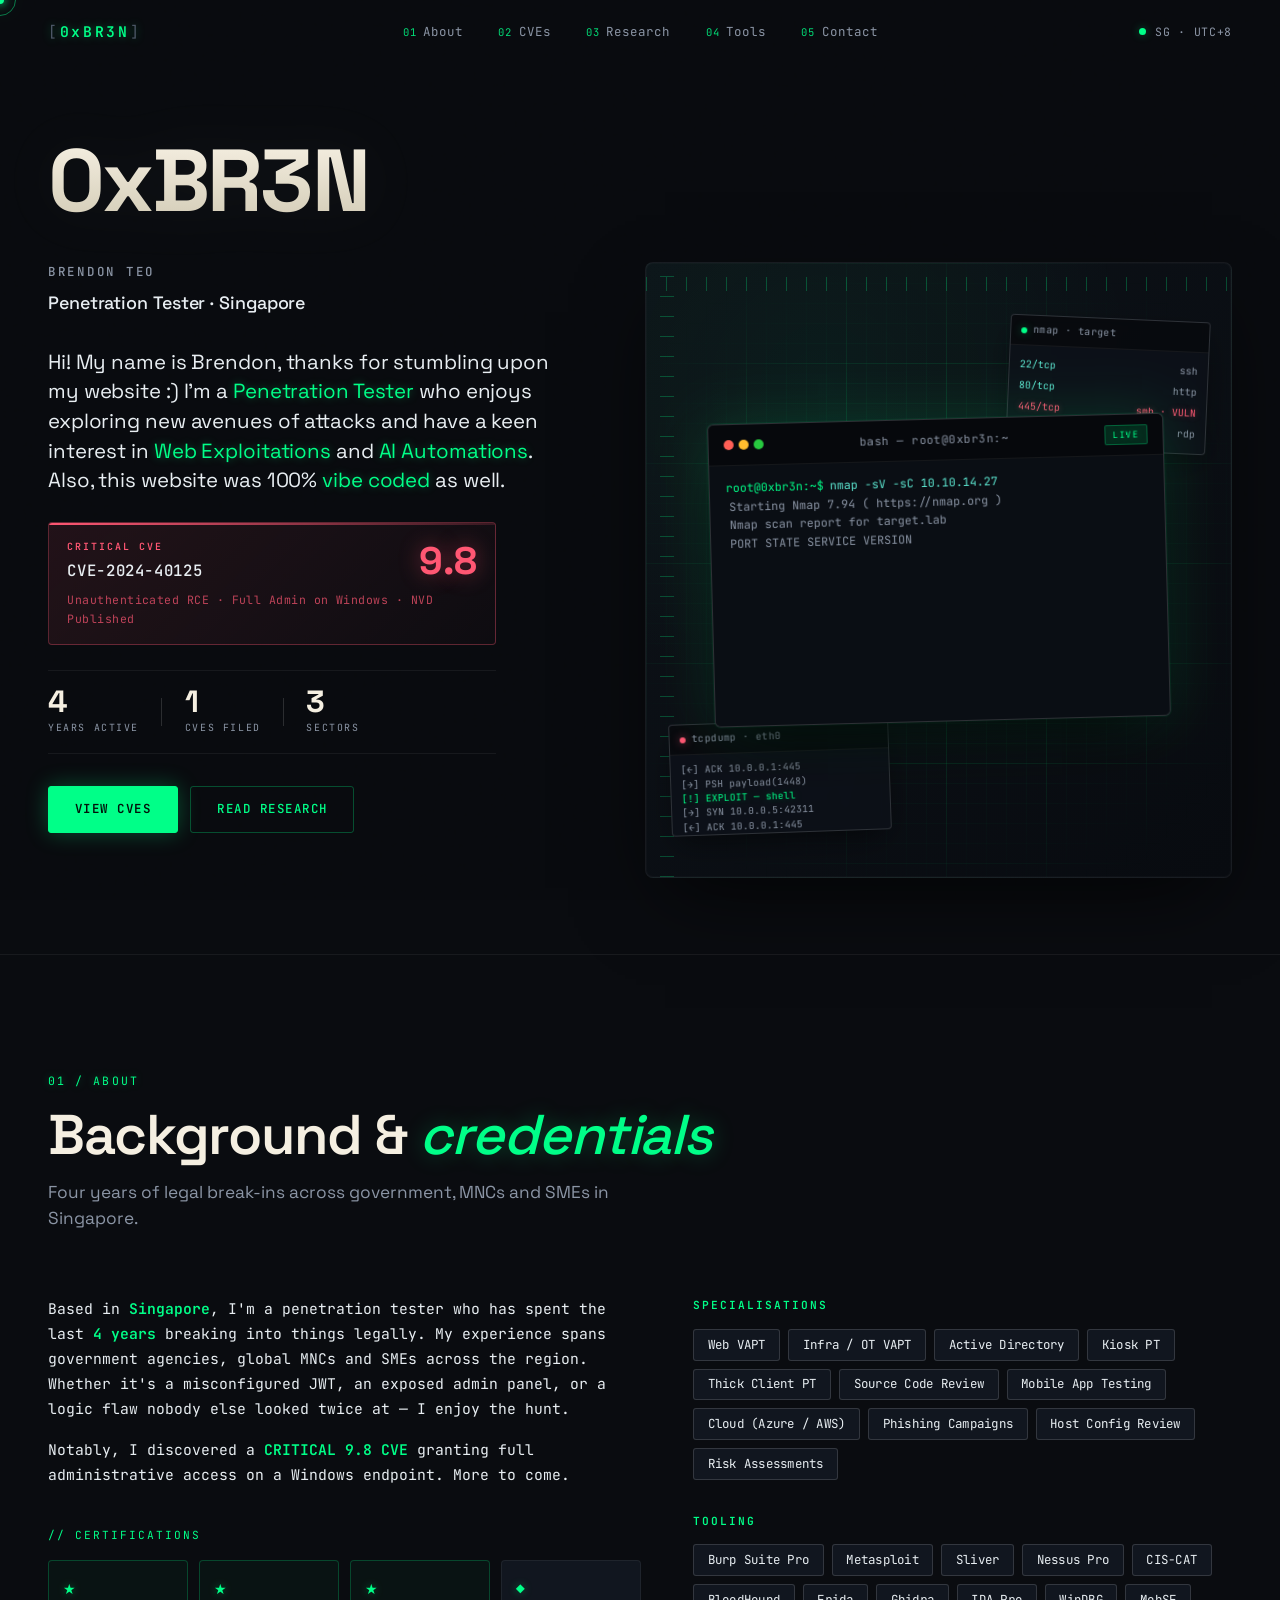
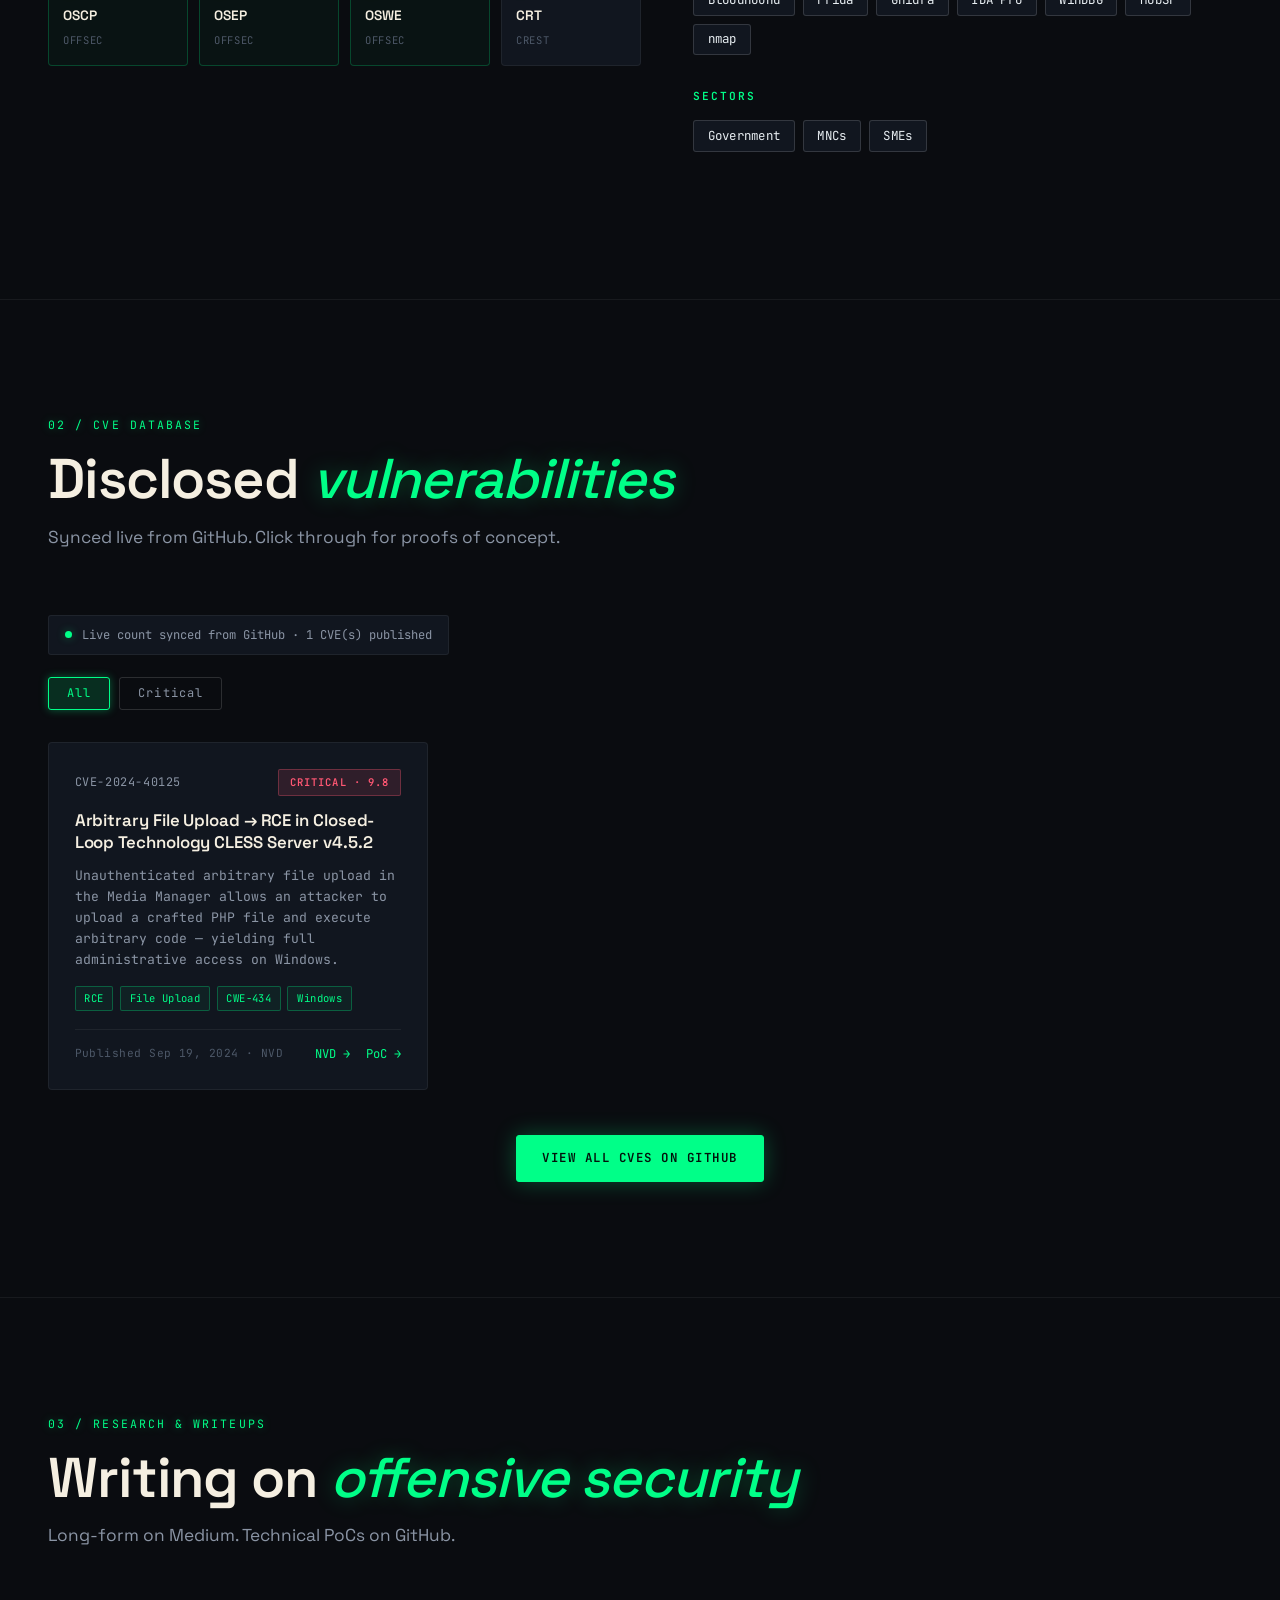
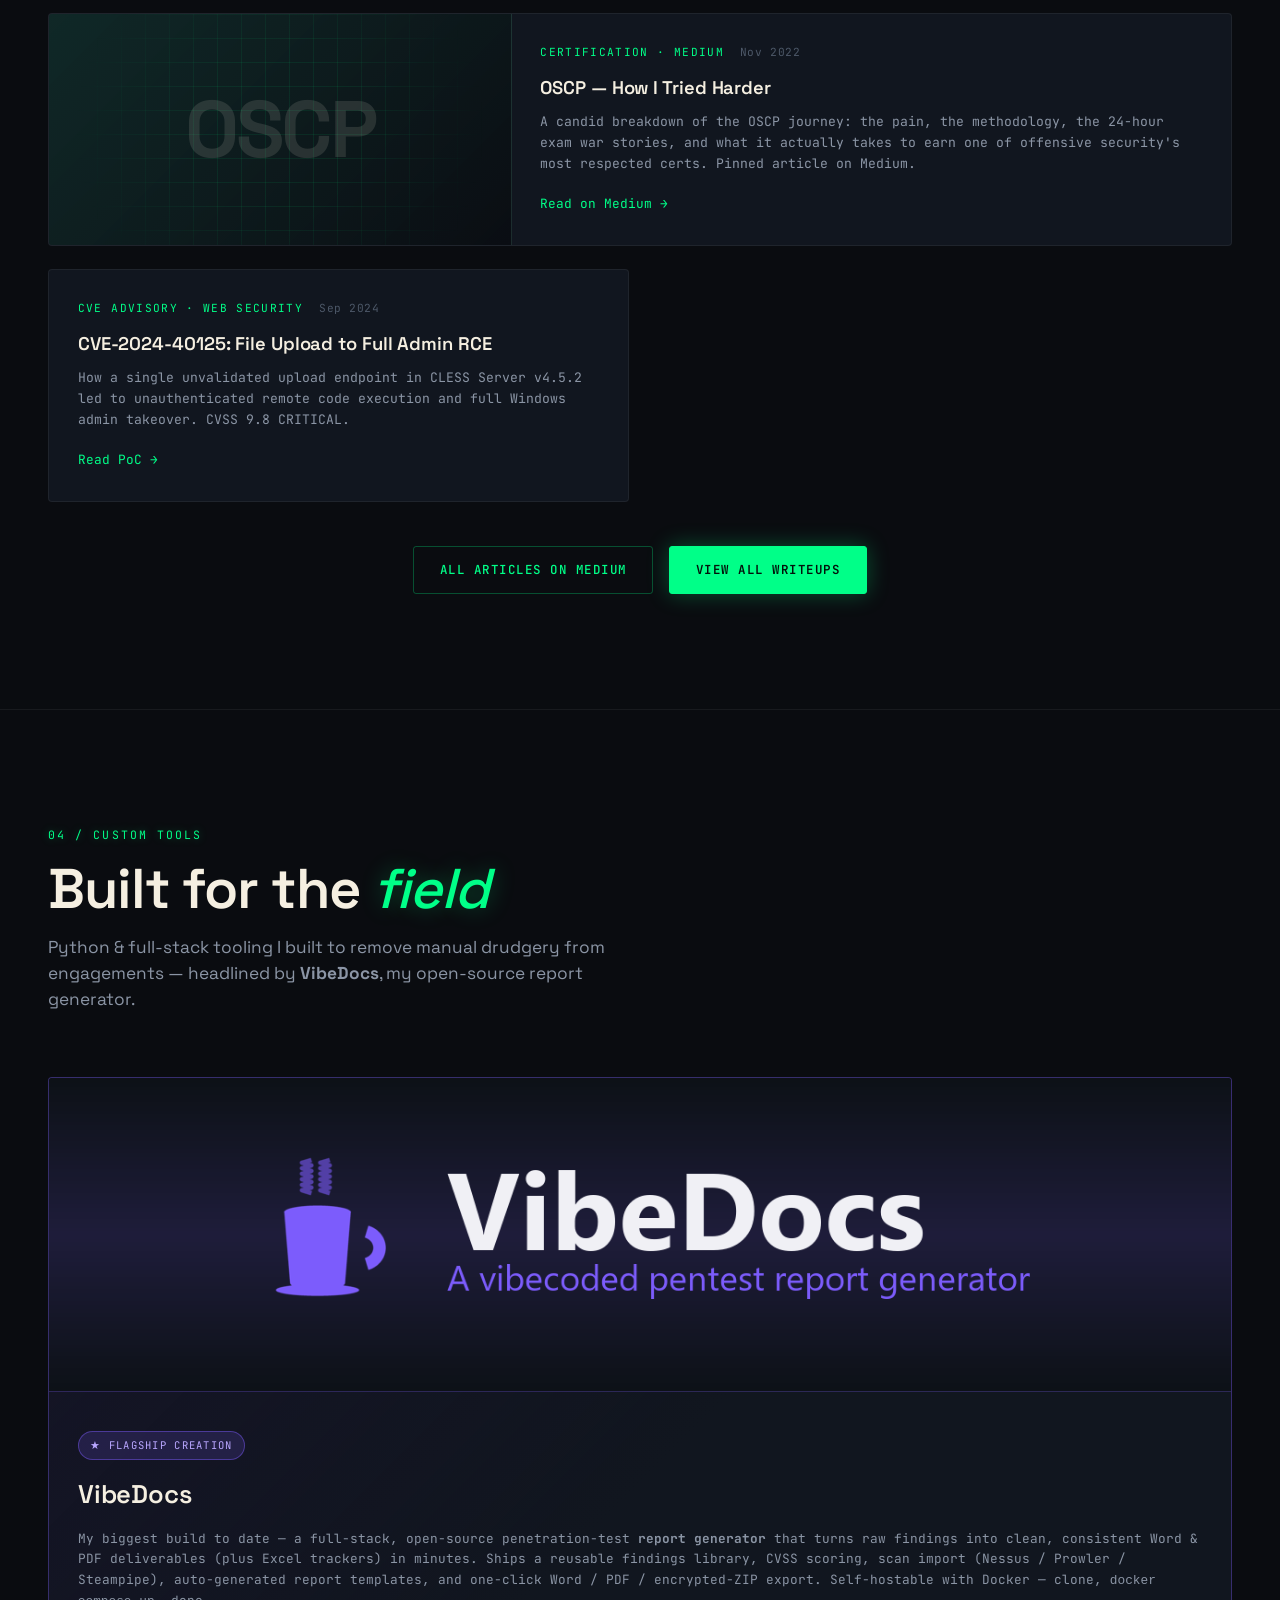
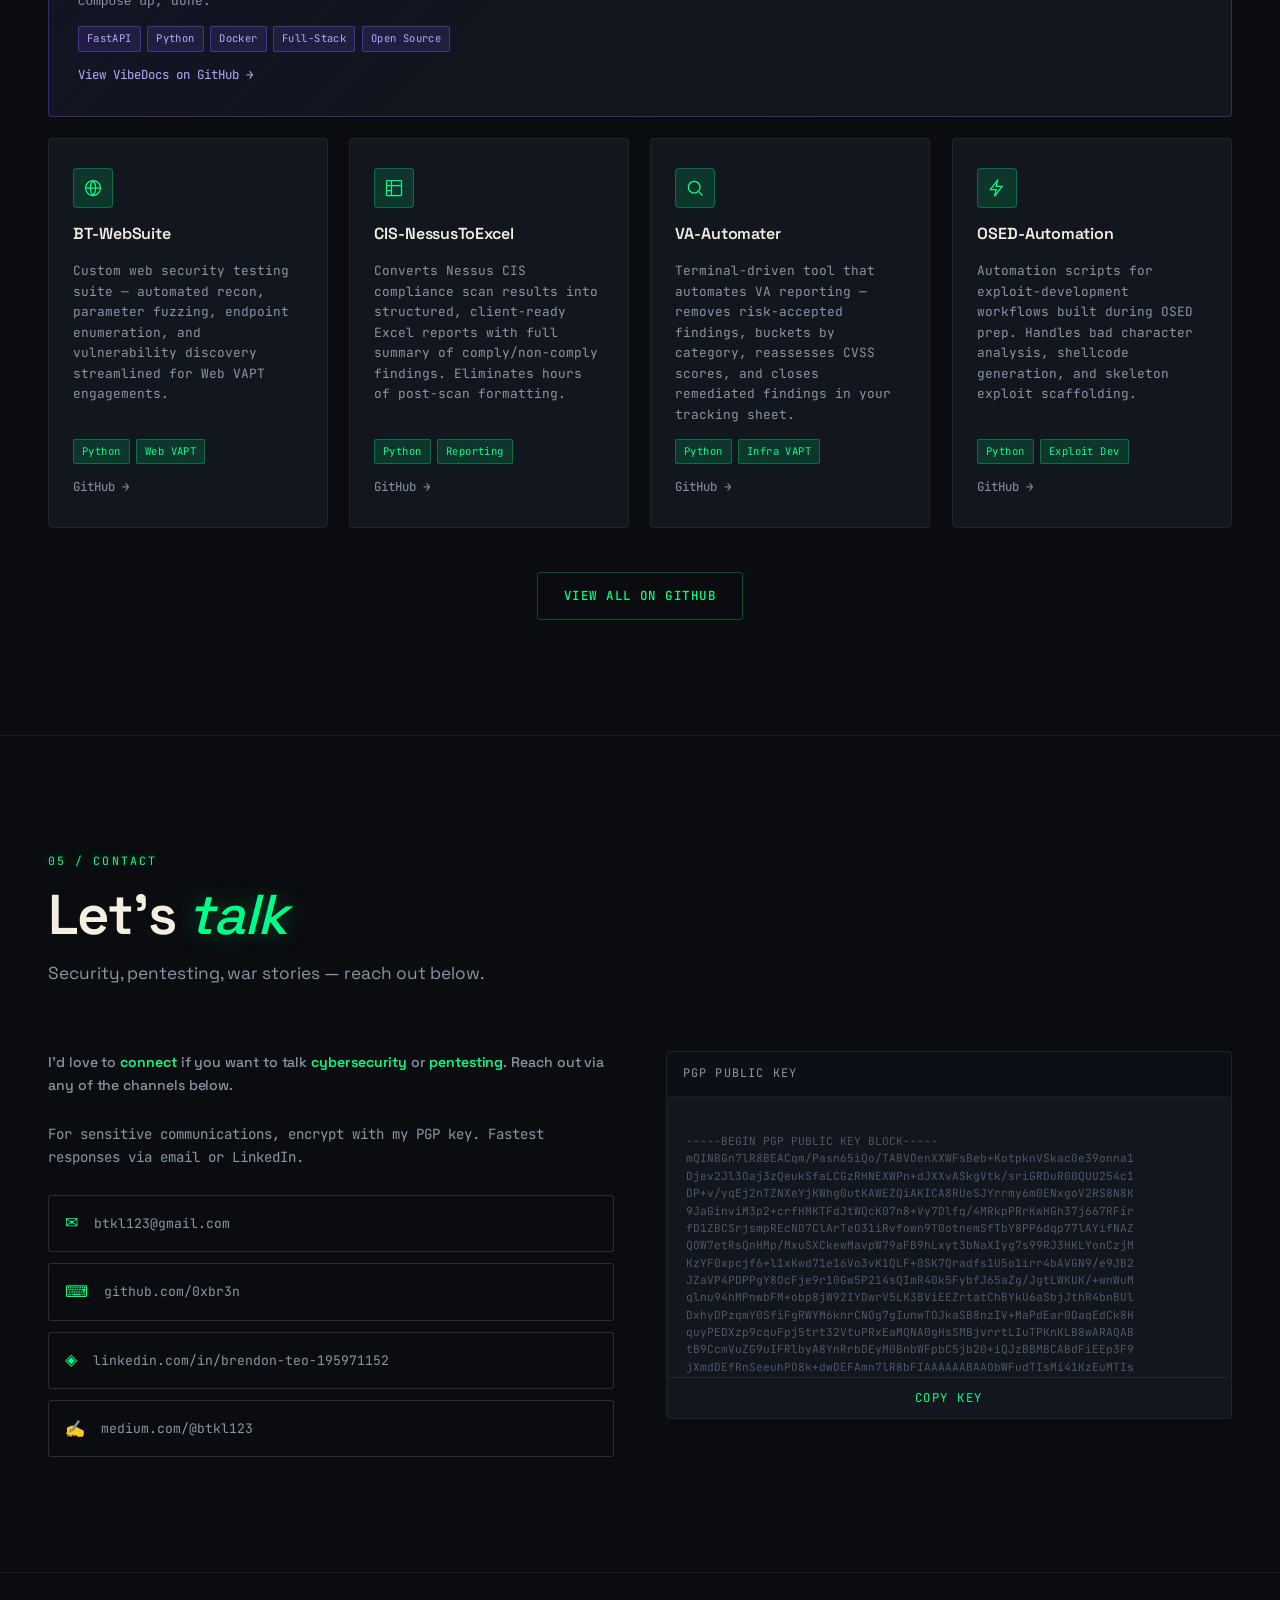
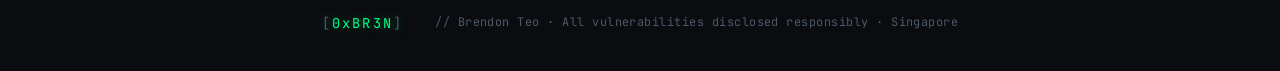
<file: index.html>
<!DOCTYPE html>
<html lang="en">
<head>
  <meta charset="UTF-8" />
  <meta name="viewport" content="width=device-width, initial-scale=1.0" />
  <meta name="description" content="Brendon Teo (0xBR3N) — Penetration Tester based in Singapore. CVE-2024-40125 author. OSCP, OSWE, OSEP." />
  <meta name="theme-color" content="#0a0c10" />
  <title>0xBR3N — Brendon Teo · Penetration Tester</title>
  <link rel="icon" href="favicon.ico" />
  <link rel="stylesheet" href="css/style.css" />
  <link rel="preconnect" href="https://fonts.googleapis.com" />
  <link rel="preconnect" href="https://fonts.gstatic.com" crossorigin />
  <link href="https://fonts.googleapis.com/css2?family=Space+Grotesk:wght@400;500;600;700&family=JetBrains+Mono:wght@300;400;500;600&display=swap" rel="stylesheet" />
</head>
<body>

  <canvas id="matrix-canvas" aria-hidden="true"></canvas>
  <div class="grain" aria-hidden="true"></div>
  <div class="cursor" id="cursor" aria-hidden="true"></div>
  <div class="cursor-trail" id="cursor-trail" aria-hidden="true"></div>

  <!-- ═════════════ NAV ═════════════ -->
  <nav class="nav" id="nav">
    <a href="#home" class="nav-logo">
      <span class="bracket">[</span><span class="logo-text">0xBR3N</span><span class="bracket">]</span>
    </a>
    <ul class="nav-links">
      <li><a href="#about"    class="nav-link"><span class="num">01</span>About</a></li>
      <li><a href="#cves"     class="nav-link"><span class="num">02</span>CVEs</a></li>
      <li><a href="#research" class="nav-link"><span class="num">03</span>Research</a></li>
      <li><a href="#tools"    class="nav-link"><span class="num">04</span>Tools</a></li>
      <li><a href="#contact"  class="nav-link"><span class="num">05</span>Contact</a></li>
    </ul>
    <div class="nav-status">
      <span class="status-dot"></span>
      <span class="status-text">SG · UTC+8</span>
    </div>
    <button class="nav-hamburger" id="nav-hamburger" aria-label="menu" aria-expanded="false">
      <span></span><span></span><span></span>
    </button>
  </nav>

  <div class="mobile-nav" id="mobile-nav">
    <ul>
      <li><a href="#about"    class="nav-link" onclick="closeMobileNav()"><span class="num">01</span>About</a></li>
      <li><a href="#cves"     class="nav-link" onclick="closeMobileNav()"><span class="num">02</span>CVEs</a></li>
      <li><a href="#research" class="nav-link" onclick="closeMobileNav()"><span class="num">03</span>Research</a></li>
      <li><a href="#tools"    class="nav-link" onclick="closeMobileNav()"><span class="num">04</span>Tools</a></li>
      <li><a href="#contact"  class="nav-link" onclick="closeMobileNav()"><span class="num">05</span>Contact</a></li>
    </ul>
  </div>

  <!-- ═════════════ HERO — editorial split ═════════════ -->
  <section class="hero" id="home">

    <!-- Massive display name — Oryzo-style bleed -->
    <h1 class="hero-display" data-text="0xBR3N">
      <span class="display-line">0xBR3N</span>
    </h1>

    <div class="hero-row">

      <div class="hero-left">
        <div class="hero-identity">
          <div class="identity-name">BRENDON TEO</div>
          <div class="identity-role">Penetration Tester · Singapore</div>
        </div>

        <p class="hero-lede">
          Hi! My name is Brendon, thanks for stumbling upon my website :) I'm a
          <em>Penetration Tester</em> who enjoys exploring new avenues of attacks and
          have a keen interest in <em>Web Exploitations</em> and <em>AI Automations</em>.
          Also, this website was 100% <em>vibe coded</em> as well.
        </p>

        <!-- CVE Achievement badge -->
        <div class="cve-badge">
          <div class="cve-badge-inner">
            <div class="cve-badge-left">
              <span class="cve-badge-label">CRITICAL CVE</span>
              <span class="cve-badge-id">CVE-2024-40125</span>
            </div>
            <div class="cve-badge-score">9.8</div>
          </div>
          <div class="cve-badge-sub">Unauthenticated RCE · Full Admin on Windows · NVD Published</div>
        </div>

        <div class="hero-stats">
          <div class="stat">
            <span class="stat-num" id="yoe-counter">0</span>
            <span class="stat-label">Years Active</span>
          </div>
          <div class="stat-divider"></div>
          <div class="stat">
            <span class="stat-num" id="cve-counter">1</span>
            <span class="stat-label">CVEs Filed</span>
          </div>
          <div class="stat-divider"></div>
          <div class="stat">
            <span class="stat-num" data-target="3">0</span>
            <span class="stat-label">Sectors</span>
          </div>
        </div>

        <div class="hero-cta">
          <a href="#cves" class="btn btn-primary">View CVEs</a>
          <a href="blog.html" class="btn btn-ghost">Read Research</a>
        </div>
      </div>

      <!-- ── HACKER SCENE — replaces the Oryzo cork bowl ── -->
      <div class="hero-scene" aria-hidden="true">
        <div class="scene-grid"></div>
        <div class="scene-rulers">
          <div class="ruler ruler-top"></div>
          <div class="ruler ruler-left"></div>
        </div>

        <!-- Floating tool: nmap mini-card -->
        <div class="scene-tool scene-tool-nmap">
          <div class="tool-card-header">
            <span class="tool-card-dot"></span>
            <span>nmap · target</span>
          </div>
          <div class="tool-card-body">
            <div class="tool-row"><span class="tool-port">22/tcp</span><span class="tool-svc">ssh</span></div>
            <div class="tool-row"><span class="tool-port">80/tcp</span><span class="tool-svc">http</span></div>
            <div class="tool-row open"><span class="tool-port">445/tcp</span><span class="tool-svc">smb · VULN</span></div>
            <div class="tool-row"><span class="tool-port">3389/tcp</span><span class="tool-svc">rdp</span></div>
          </div>
        </div>

        <!-- Floating tool: packet stream -->
        <div class="scene-tool scene-tool-packets">
          <div class="tool-card-header">
            <span class="tool-card-dot dot-red"></span>
            <span>tcpdump · eth0</span>
          </div>
          <div class="tool-card-body packet-stream" id="packet-stream">
            <div class="packet">[→] SYN  10.0.0.5:42311</div>
            <div class="packet">[←] ACK  10.0.0.1:445</div>
            <div class="packet">[→] PSH  payload(1448)</div>
            <div class="packet hit">[!] EXPLOIT — shell</div>
          </div>
        </div>

        <!-- Main terminal — focal point -->
        <div class="terminal" id="terminal">
          <div class="terminal-header">
            <div class="terminal-dots">
              <span class="dot dot-r"></span>
              <span class="dot dot-y"></span>
              <span class="dot dot-g"></span>
            </div>
            <span class="terminal-title">bash — root@0xbr3n:~</span>
            <span class="terminal-tag">LIVE</span>
          </div>
          <div class="terminal-body" id="terminal-body" role="log" aria-live="off">
            <!-- Lines injected by JS -->
          </div>
        </div>

      </div>

    </div>
  </section>

  <!-- ═════════════ ABOUT ═════════════ -->
  <section class="section" id="about">
    <header class="section-head">
      <span class="section-num">01 / About</span>
      <h2 class="section-title">Background &amp; <em>credentials</em></h2>
      <p class="section-lede">Four years of legal break-ins across government, MNCs and SMEs in Singapore.</p>
    </header>

    <div class="about-grid">

      <div class="about-text reveal">
        <p>Based in <strong>Singapore</strong>, I'm a penetration tester who has spent the last <strong><span id="about-yoe">4</span> years</strong> breaking into things legally. My experience spans government agencies, global MNCs and SMEs across the region. Whether it's a misconfigured JWT, an exposed admin panel, or a logic flaw nobody else looked twice at &mdash; I enjoy the hunt.</p>
        <p>Notably, I discovered a <strong>CRITICAL 9.8 CVE</strong> granting full administrative access on a Windows endpoint. More to come.</p>

        <div class="cert-section">
          <div class="cert-section-label">// Certifications</div>
          <div class="cert-grid">
            <div class="cert-card cert-top reveal">
              <span class="cert-icon">★</span>
              <span class="cert-name">OSCP</span>
              <span class="cert-issuer">OffSec</span>
            </div>
            <div class="cert-card cert-top reveal">
              <span class="cert-icon">★</span>
              <span class="cert-name">OSEP</span>
              <span class="cert-issuer">OffSec</span>
            </div>
            <div class="cert-card cert-top reveal">
              <span class="cert-icon">★</span>
              <span class="cert-name">OSWE</span>
              <span class="cert-issuer">OffSec</span>
            </div>
            <div class="cert-card reveal">
              <span class="cert-icon">◆</span>
              <span class="cert-name">CRT</span>
              <span class="cert-issuer">CREST</span>
            </div>
            <div class="cert-card reveal">
              <span class="cert-icon">◆</span>
              <span class="cert-name">CEH Master</span>
              <span class="cert-issuer">EC-Council</span>
            </div>
            <div class="cert-card reveal">
              <span class="cert-icon">▣</span>
              <span class="cert-name">CKBPro</span>
              <span class="cert-issuer">SecOps</span>
            </div>
            <div class="cert-card reveal">
              <span class="cert-icon">⬢</span>
              <span class="cert-name">C-AI/ML</span>
              <span class="cert-issuer">SecOps</span>
            </div>
            <div class="cert-card reveal">
              <span class="cert-icon">⌬</span>
              <span class="cert-name">CCNA CyberOps</span>
              <span class="cert-issuer">Cisco</span>
            </div>
          </div>
        </div>
      </div>

      <div class="about-skills reveal">
        <div class="skill-category">
          <h4>Specialisations</h4>
          <div class="skill-list">
            <span class="skill-tag">Web VAPT</span>
            <span class="skill-tag">Infra / OT VAPT</span>
            <span class="skill-tag">Active Directory</span>
            <span class="skill-tag">Kiosk PT</span>
            <span class="skill-tag">Thick Client PT</span>
            <span class="skill-tag">Source Code Review</span>
            <span class="skill-tag">Mobile App Testing</span>
            <span class="skill-tag">Cloud (Azure / AWS)</span>
            <span class="skill-tag">Phishing Campaigns</span>
            <span class="skill-tag">Host Config Review</span>
            <span class="skill-tag">Risk Assessments</span>
          </div>
        </div>
        <div class="skill-category">
          <h4>Tooling</h4>
          <div class="skill-list">
            <span class="skill-tag">Burp Suite Pro</span>
            <span class="skill-tag">Metasploit</span>
            <span class="skill-tag">Sliver</span>
            <span class="skill-tag">Nessus Pro</span>
            <span class="skill-tag">CIS-CAT</span>
            <span class="skill-tag">BloodHound</span>
            <span class="skill-tag">Frida</span>
            <span class="skill-tag">Ghidra</span>
            <span class="skill-tag">IDA Pro</span>
            <span class="skill-tag">WinDBG</span>
            <span class="skill-tag">MobSF</span>
            <span class="skill-tag">nmap</span>
          </div>
        </div>
        <div class="skill-category">
          <h4>Sectors</h4>
          <div class="skill-list">
            <span class="skill-tag">Government</span>
            <span class="skill-tag">MNCs</span>
            <span class="skill-tag">SMEs</span>
          </div>
        </div>
      </div>
    </div>
  </section>

  <!-- ═════════════ CVEs ═════════════ -->
  <section class="section" id="cves">
    <header class="section-head">
      <span class="section-num">02 / CVE Database</span>
      <h2 class="section-title">Disclosed <em>vulnerabilities</em></h2>
      <p class="section-lede">Synced live from GitHub. Click through for proofs of concept.</p>
    </header>

    <div class="cve-live-badge">
      <span class="status-dot"></span>
      <span>Live count synced from GitHub · <span id="cve-live-count">1</span> CVE(s) published</span>
    </div>

    <div class="cve-filter">
      <button class="filter-btn active" data-filter="all">All</button>
      <button class="filter-btn" data-filter="critical">Critical</button>
    </div>

    <div class="cve-grid" id="cve-grid">
      <article class="cve-card reveal" data-severity="critical">
        <div class="cve-top">
          <span class="cve-id">CVE-2024-40125</span>
          <span class="severity critical">CRITICAL · 9.8</span>
        </div>
        <h3 class="cve-title">Arbitrary File Upload → RCE in Closed-Loop Technology CLESS Server v4.5.2</h3>
        <p class="cve-desc">Unauthenticated arbitrary file upload in the Media Manager allows an attacker to upload a crafted PHP file and execute arbitrary code &mdash; yielding full administrative access on Windows.</p>
        <div class="cve-meta">
          <span class="cve-tag">RCE</span>
          <span class="cve-tag">File Upload</span>
          <span class="cve-tag">CWE-434</span>
          <span class="cve-tag">Windows</span>
        </div>
        <div class="cve-footer">
          <span class="cve-date">Published Sep 19, 2024 · NVD</span>
          <div class="cve-links-row">
            <a href="https://nvd.nist.gov/vuln/detail/CVE-2024-40125" target="_blank" rel="noopener noreferrer" class="cve-link">NVD →</a>
            <a href="https://github.com/0xbr3n/My-CVEs/tree/main/CVE-2024-40125" target="_blank" rel="noopener noreferrer" class="cve-link">PoC →</a>
          </div>
        </div>
      </article>
    </div>

    <div class="section-cta">
      <a href="https://github.com/0xbr3n/My-CVEs" target="_blank" rel="noopener noreferrer" class="btn btn-primary">View All CVEs on GitHub</a>
    </div>
  </section>

  <!-- ═════════════ RESEARCH ═════════════ -->
  <section class="section" id="research">
    <header class="section-head">
      <span class="section-num">03 / Research &amp; Writeups</span>
      <h2 class="section-title">Writing on <em>offensive security</em></h2>
      <p class="section-lede">Long-form on Medium. Technical PoCs on GitHub.</p>
    </header>

    <div class="research-grid">
      <article class="post-card post-featured reveal">
        <div class="post-img-placeholder">
          <div class="post-glitch" data-text="OSCP">OSCP</div>
        </div>
        <div class="post-content">
          <div class="post-meta">
            <span class="post-cat">Certification · Medium</span>
            <span class="post-date">Nov 2022</span>
          </div>
          <h3 class="post-title">OSCP &mdash; How I Tried Harder</h3>
          <p class="post-excerpt">A candid breakdown of the OSCP journey: the pain, the methodology, the 24-hour exam war stories, and what it actually takes to earn one of offensive security's most respected certs. Pinned article on Medium.</p>
          <a href="https://medium.com/@btkl123/oscp-how-i-tried-harder-d6840a6efec2" target="_blank" rel="noopener noreferrer" class="post-read">Read on Medium →</a>
        </div>
      </article>

      <article class="post-card reveal">
        <div class="post-content">
          <div class="post-meta">
            <span class="post-cat">CVE Advisory · Web Security</span>
            <span class="post-date">Sep 2024</span>
          </div>
          <h3 class="post-title">CVE-2024-40125: File Upload to Full Admin RCE</h3>
          <p class="post-excerpt">How a single unvalidated upload endpoint in CLESS Server v4.5.2 led to unauthenticated remote code execution and full Windows admin takeover. CVSS 9.8 CRITICAL.</p>
          <a href="https://github.com/0xbr3n/My-CVEs/tree/main/CVE-2024-40125" target="_blank" rel="noopener noreferrer" class="post-read">Read PoC →</a>
        </div>
      </article>
    </div>

    <div class="section-cta section-cta-row">
      <a href="https://medium.com/@btkl123" target="_blank" rel="noopener noreferrer" class="btn btn-ghost">All Articles on Medium</a>
      <a href="blog.html" class="btn btn-primary">View All Writeups</a>
    </div>
  </section>

  <!-- ═════════════ TOOLS ═════════════ -->
  <section class="section" id="tools">
    <header class="section-head">
      <span class="section-num">04 / Custom Tools</span>
      <h2 class="section-title">Built for the <em>field</em></h2>
      <p class="section-lede">Python &amp; full-stack tooling I built to remove manual drudgery from engagements &mdash; headlined by <strong>VibeDocs</strong>, my open-source report generator.</p>
    </header>

    <div class="tools-grid">
      <article class="tool-card featured reveal">
        <img class="featured-banner" src="img/vibedocs-banner.png" alt="VibeDocs — a vibecoded pentest report generator" loading="lazy" />
        <div class="featured-body">
          <span class="flagship-badge">★ Flagship Creation</span>
          <h3 class="tool-name">VibeDocs</h3>
          <p class="tool-desc">My biggest build to date &mdash; a full-stack, open-source penetration-test <strong>report generator</strong> that turns raw findings into clean, consistent Word &amp; PDF deliverables (plus Excel trackers) in minutes. Ships a reusable findings library, CVSS scoring, scan import (Nessus / Prowler / Steampipe), auto-generated report templates, and one-click Word / PDF / encrypted-ZIP export. Self-hostable with Docker &mdash; clone, <code>docker compose up</code>, done.</p>
          <div class="tool-tags">
            <span class="tool-tag purple">FastAPI</span>
            <span class="tool-tag purple">Python</span>
            <span class="tool-tag purple">Docker</span>
            <span class="tool-tag purple">Full-Stack</span>
            <span class="tool-tag purple">Open Source</span>
          </div>
          <a href="https://github.com/0xbr3n/VibeDocs" target="_blank" rel="noopener noreferrer" class="tool-link purple">View VibeDocs on GitHub →</a>
        </div>
      </article>

      <article class="tool-card reveal">
        <div class="tool-icon-wrap">
          <svg viewBox="0 0 24 24" fill="none" stroke="currentColor" stroke-width="1.5"><circle cx="12" cy="12" r="9"/><path d="M3 12h18M12 3a14 14 0 0 1 0 18M12 3a14 14 0 0 0 0 18"/></svg>
        </div>
        <h3 class="tool-name">BT-WebSuite</h3>
        <p class="tool-desc">Custom web security testing suite &mdash; automated recon, parameter fuzzing, endpoint enumeration, and vulnerability discovery streamlined for Web VAPT engagements.</p>
        <div class="tool-tags"><span class="tool-tag">Python</span><span class="tool-tag">Web VAPT</span></div>
        <a href="https://github.com/0xbr3n/VAPT-Tools/tree/main/BT-WebSuite" target="_blank" rel="noopener noreferrer" class="tool-link">GitHub →</a>
      </article>

      <article class="tool-card reveal">
        <div class="tool-icon-wrap">
          <svg viewBox="0 0 24 24" fill="none" stroke="currentColor" stroke-width="1.5"><rect x="3" y="3" width="18" height="18" rx="1"/><path d="M3 9h18M9 3v18M3 15h6"/></svg>
        </div>
        <h3 class="tool-name">CIS-NessusToExcel</h3>
        <p class="tool-desc">Converts Nessus CIS compliance scan results into structured, client-ready Excel reports with full summary of comply/non-comply findings. Eliminates hours of post-scan formatting.</p>
        <div class="tool-tags"><span class="tool-tag">Python</span><span class="tool-tag">Reporting</span></div>
        <a href="https://github.com/0xbr3n/VAPT-Tools/tree/main/CIS-NessusToExcel" target="_blank" rel="noopener noreferrer" class="tool-link">GitHub →</a>
      </article>

      <article class="tool-card reveal">
        <div class="tool-icon-wrap">
          <svg viewBox="0 0 24 24" fill="none" stroke="currentColor" stroke-width="1.5"><circle cx="11" cy="11" r="7"/><path d="m21 21-4.3-4.3"/></svg>
        </div>
        <h3 class="tool-name">VA-Automater</h3>
        <p class="tool-desc">Terminal-driven tool that automates VA reporting &mdash; removes risk-accepted findings, buckets by category, reassesses CVSS scores, and closes remediated findings in your tracking sheet.</p>
        <div class="tool-tags"><span class="tool-tag">Python</span><span class="tool-tag">Infra VAPT</span></div>
        <a href="https://github.com/0xbr3n/VAPT-Tools/tree/main/Infra-VA" target="_blank" rel="noopener noreferrer" class="tool-link">GitHub →</a>
      </article>

      <article class="tool-card reveal">
        <div class="tool-icon-wrap">
          <svg viewBox="0 0 24 24" fill="none" stroke="currentColor" stroke-width="1.5"><path d="M13 2 4 14h7l-2 8 9-12h-7l2-8z"/></svg>
        </div>
        <h3 class="tool-name">OSED-Automation</h3>
        <p class="tool-desc">Automation scripts for exploit-development workflows built during OSED prep. Handles bad character analysis, shellcode generation, and skeleton exploit scaffolding.</p>
        <div class="tool-tags"><span class="tool-tag">Python</span><span class="tool-tag">Exploit Dev</span></div>
        <a href="https://github.com/0xbr3n/VAPT-Tools/tree/main/OSED-Automation" target="_blank" rel="noopener noreferrer" class="tool-link">GitHub →</a>
      </article>
    </div>

    <div class="section-cta">
      <a href="https://github.com/0xbr3n/VAPT-Tools" target="_blank" rel="noopener noreferrer" class="btn btn-ghost">View All on GitHub</a>
    </div>
  </section>

  <!-- ═════════════ CONTACT ═════════════ -->
  <section class="section" id="contact">
    <header class="section-head">
      <span class="section-num">05 / Contact</span>
      <h2 class="section-title">Let's <em>talk</em></h2>
      <p class="section-lede">Security, pentesting, war stories &mdash; reach out below.</p>
    </header>

    <div class="contact-content reveal">
      <div class="contact-text">
        <p class="contact-intro">I'd love to <strong>connect</strong> if you want to talk <strong>cybersecurity</strong> or <strong>pentesting</strong>. Reach out via any of the channels below.</p>
        <p>For sensitive communications, encrypt with my PGP key. Fastest responses via email or LinkedIn.</p>
        <div class="contact-links">
          <a href="mailto:btkl123@gmail.com" class="contact-item">
            <span class="contact-icon">✉</span><span>btkl123@gmail.com</span>
          </a>
          <a href="https://github.com/0xbr3n" target="_blank" rel="noopener noreferrer" class="contact-item">
            <span class="contact-icon">⌨</span><span>github.com/0xbr3n</span>
          </a>
          <a href="https://www.linkedin.com/in/brendon-teo-195971152/" target="_blank" rel="noopener noreferrer" class="contact-item">
            <span class="contact-icon">◈</span><span>linkedin.com/in/brendon-teo-195971152</span>
          </a>
          <a href="https://medium.com/@btkl123" target="_blank" rel="noopener noreferrer" class="contact-item">
            <span class="contact-icon">✍</span><span>medium.com/@btkl123</span>
          </a>
        </div>
      </div>
      <div class="pgp-box">
        <div class="pgp-header">PGP Public Key</div>
        <div class="pgp-content">
-----BEGIN PGP PUBLIC KEY BLOCK-----
mQINBGn7lR8BEACqm/Pasn65iQo/TABVOenXXWFsBeb+KotpknVSkac0e39onna1
Djev2Jl3Oaj3zQeukSfaLCGzRHNEXWPn+dJXXvASkgVtk/sriGRDuR00QUU254c1
DP+v/yqEj2nTZNXeYjKWhg0utKAWEZQiAKICA8RUeSJYrrmy6m0ENxgoV2RS8N8K
9JaGinviM3p2+crfHMKTFdJtWQcK07n8+Vy7Dlfq/4MRkpPRrKwHGh37j667RFir
fD1ZBCSrjsmpREcND7ClArTeO31iRvfown9T0otnemSfTbY8PP6dqp77lAYifNAZ
QOW7etRsQnHMp/MxuSXCkewMavpW79aFB9hLxyt3bNaXIyg7s99RJ3HKLYonCzjM
KzYF0xpcjf6+l1xKwd71e16Vo3vK1QLF+0SK7Qradfs1U5o1irr4bAVGN9/e9JB2
JZaVP4PDPPgY8OcFje9r10Gw5P214sQImR40k5FybfJ65aZg/JgtLWKUK/+wnWuM
qlnu94hMPnwbFM+obp8jW92IYDwrV5LK3BViEEZrtatChBYkU6aSbjJthR4bnBUl
DxhyDPzqmY0SfiFgRWYM6knrCNOg7gIunwTOJkaSB8nzIV+MaPdEar0OaqEdCk8H
quyPEDXzp9cquFpj5trt32VtuPRxEaMQNA0gHsSMBjvrrtLIuTPKnKLB8wARAQAB
tB9CcmVuZG9uIFRlbyA8YnRrbDEyM0BnbWFpbC5jb20+iQJzBBMBCABdFiEEp3F9
jXmdDEfRnSeeuhPO8k+dwDEFAmn7lR8bFIAAAAAABAAObWFudTIsMi41KzEuMTIs
MiwxAhsDBQkDwmcABQsJCAcCAiICBhUKCQgLAgQWAgMBAh4HAheAAAoJELoTzvJP
ncAxxLUP/A9RCOMg4ibx8kwAR6rbC0EsfsuBc1A/x5M9RhlceKGN52bf8W6f5UNA
l/jW1Xen7kxRogAmU3/b1Grpv50GO8iw6uwEFGGBVqMwm0nAZLKcWP7iCoANGHyO
xVnY5YoPORKG71kik2BBwxZsFJC3gZm6YVd/blbjgCpA2PAWyAgDwzhQVjbf9wZ9
5tGEXIU0Cr3CRdz//Cgf1s3qVgH95vq4qL+YZ826Srj9QYeoNozykOUwogYw6YDu
uLcSrBEEjVvTnohKh1C6WxS3JIoQMMUkB6AxmIV0KkZ6exnTZxR+70hHep7OsvwP
pD1nvhJnatGK8YPbRp/mzrHuFsrC9R+NoR+5W17GdPw8jblljaAge9f1PLVvOkiO
U5atjddTg0EftD/In9/uVvHUC3wISMs1lYA5ApPAgrIfS5qPno4f4/ZaPOUosQ1E
sN+/khgThcXfj23pFj7gGnK2GS82f7LD+z7EGyfUG1W0tDHiQ/jevy9EZ7sziswT
8AMm7GWDjeb79LyDsPwkz/qAMZE+uvcu0vtritIAZaySULSdB811lJhhpBcS8hP8
Q+WB/9moCOTxPy9knXycnDh4iSc20B9LGUCY8QN7n2V2tSqYvSDl/17lhnNyRtJu
1dfISq2tNlr9X7FGuI58ZMv9j0cnhwK0leMBsiKlrnKqOYm2AkokuQINBGn7lR8B
EAC1MSAnxTjcEO9ZNmQ2lS9oWSIZEKMJaCEWvPLv0Z9Pw7oq0uxbPa5+rtAUXtKB
C+PaJBPnjaPw0v+CrH/ferWgYVbW7BHA6M8SxUebK541ogkJBntqf/U4ziK4zTuo
1IGu3MCZ6MWHkj8Frp5vQ6eOXI9pu1+R2uSfRtTz4RlaOBfXRPLHB8VP0DqqAERG
lzEBekwmkizN8ZcSgM5VZO2RgbG6N6OE0zsMj7CcaOyKO0yLww1SyOz5uohN20AV
/6yd5UOxtXMSrAADS2gmciMk4Df91g+hhdJpTr1KG/V7m3SAdtOoWYnPLAzcJ6jb
5z6QBt+QT+jbr0mK1AU+iAVRqD1kIJJoiMLx2Xx9fG1Mi1rTpC8T492J8/eMMIrs
tzHyA5xKQHFShRVsjJdbomVZesF2tvRLSVTIJRhFGZAQra88fuWyZETRnmixhphn
GHmbHKqo3EvIShMvKAvdXrkXzmNT5SjTbpfs8EWphiWYpHod4WTKb0QzB0d6xGeX
65nTw3P0NPjPy5i3m3wSY8hKtKgMV992ZOoWQoThUdZsVTSiIPlu8s3Dbb6do9YZ
+vGIS/9Omr7qg7vN25ezDEUECPzRNOm+MrZo11L05XUWzawRAN8CP9Ev1sppJ8Yk
wRP5BKNGNb6LU0NqOoHQrE5w65zQp6dSwXerem9PuaPSeQARAQABiQJYBBgBCABC
FiEEp3F9jXmdDEfRnSeeuhPO8k+dwDEFAmn7lR8bFIAAAAAABAAObWFudTIsMi41
KzEuMTIsMiwxAhsMBQkDwmcAAAoJELoTzvJPncAxsVUP/1gzzEnT7Sp/hk5Zxa6y
xQlreWxks4QYYV+8+t9p8mBR7UTVQ6DzyNtAO8+aIfTR+1wrbhONKP2IN0Mu+8iW
SNhozdnW8lI1EB3YpM+VN8mV5w6rb4r3WIXnBie2MrP9zJhITIljG9iaBXODRX0L
xgeyiRmi8NihsaNc5mIkeMb5FMj7ucP0hGa8P1Eb3qw0V/Mj6kEXGE5ajOhL4vma
kmaPfa4b6Wr24MvMBHc8BS7x//Vuezjx9jA00e9yKmPBwZ22RKp41bsJbcquLFjP
Zp627e9BPKKjUhMjGw9wSpYnIzA/BJMHK8UE9o7HKJ76pYS9F1sU1G61JdyC2GpW
6854Ba3YRlzZTar/0KxtuPDKbQZD3yVyI0cI9K+L1vgP2Ozwv/n6JG74zDa8ycfS
K9MWACrbhfCga5ujCBu/pJi/2dYnR6zTDfmCQJ7rXOs0h198hsrXlZS4GGyeWEbW
/rMLcg6gqBA26tc90YJI7ieZP1HwosEBh1C5dwHAl2lryurGn9NcXoDopxn86l0U
hmQ3iqhvJcvwWdtMgt7WvzqN1102LA70dTfy54LbwuYfMYKkuwiUxbDB4FBIf2zf
RFAuIYrc5mNgNLq0mjWPOh4lIlq/g1hsUwjHgUUh1CoyTFTXzsfSVkb09TZhCqRG
sq4YiZ2PEcSXhULXWFDM23ls
=PQIu
-----END PGP PUBLIC KEY BLOCK-----
        </div>
        <button class="pgp-copy" onclick="copyPGP()">Copy Key</button>
      </div>
    </div>
  </section>

  <footer class="footer">
    <div class="footer-content">
      <span class="footer-logo"><span class="bracket">[</span>0xBR3N<span class="bracket">]</span></span>
      <span class="footer-copy">// Brendon Teo · All vulnerabilities disclosed responsibly · Singapore</span>
    </div>
  </footer>

  <script src="js/main.js"></script>
</body>
</html>
</file>
<file: css/style.css>
/* ═══════════════════════════════════════════════════════════════
   0xBR3N — style.css  (v3 — Oryzo-inspired editorial × hacker)
   ═══════════════════════════════════════════════════════════════ */

:root {
  /* Hacker workbench palette — dark surface, cream display accent (Oryzo move) */
  --bg:            #0a0c10;
  --bg-elev:       #0f131a;
  --bg-card:       #11161f;
  --bg-card-hi:   #161c27;

  --cream:         #f5efe1;     /* Oryzo-style ivory for the massive display type */
  --cream-dim:     #d4cdb8;
  --text:          #e8eef2;
  --text-dim:      #8b95a5;
  --text-muted:    #4d5868;
  --text-faint:    #2a3140;

  --green:         #00ff88;
  --green-dim:     #00cc6a;
  --green-soft:    rgba(0, 255, 136, 0.14);
  --green-line:    rgba(0, 255, 136, 0.22);

  --cyan:          #5eead4;
  --red:           #ff5773;
  --orange:        #ffb86c;
  --yellow:        #ffdd59;

  --border:        rgba(255, 255, 255, 0.06);
  --border-hi:     rgba(255, 255, 255, 0.14);
  --border-green:  rgba(0, 255, 136, 0.28);

  --font-display:  'Space Grotesk', 'Inter', system-ui, sans-serif;
  --font-mono:     'JetBrains Mono', 'IBM Plex Mono', 'Share Tech Mono', monospace;

  --glow-sm:       0 0 8px  rgba(0, 255, 136, 0.35);
  --glow-md:       0 0 22px rgba(0, 255, 136, 0.28);
  --glow-lg:       0 0 60px rgba(0, 255, 136, 0.16);

  --max-w:         1320px;
  --gutter:        clamp(1.25rem, 4vw, 3rem);
  --section-y:     clamp(4rem, 9vw, 7.5rem);

  --ease:          cubic-bezier(0.22, 0.61, 0.36, 1);

  /* Legacy aliases — used by blog.css */
  --black:         #050508;
  --green-glow:    var(--green-soft);
  --border-bright: var(--border-green);
}

/* Legacy support for blog.html elements */
.scanlines { display: none; }
.tag-line {
  display: inline-block;
  font-family: var(--font-mono);
  font-size: 0.78rem;
  letter-spacing: 0.14em;
  color: var(--green);
  text-shadow: var(--glow-sm);
  text-transform: uppercase;
}

*, *::before, *::after { box-sizing: border-box; margin: 0; padding: 0; }

html {
  scroll-behavior: smooth;
  -webkit-text-size-adjust: 100%;
  text-rendering: optimizeLegibility;
}

body {
  background: var(--bg);
  color: var(--text);
  font-family: var(--font-mono);
  font-size: 15px;
  line-height: 1.65;
  overflow-x: hidden;
  cursor: none;
  -webkit-font-smoothing: antialiased;
  -moz-osx-font-smoothing: grayscale;
}
@media (max-width: 900px) { body { cursor: auto; font-size: 14.5px; } }

::selection { background: var(--green); color: var(--bg); }

a { color: inherit; text-decoration: none; }

/* ── Custom Cursor (desktop only) ── */
.cursor, .cursor-trail { pointer-events: none; will-change: transform; }
.cursor {
  position: fixed; width: 8px; height: 8px;
  background: var(--green); border-radius: 50%;
  z-index: 9999; transform: translate3d(-50%, -50%, 0);
  box-shadow: 0 0 10px var(--green), 0 0 20px rgba(0,255,136,0.4);
  mix-blend-mode: screen;
  top: 0; left: 0;
}
.cursor-trail {
  position: fixed; width: 32px; height: 32px;
  border: 1px solid rgba(0,255,136,0.45); border-radius: 50%;
  z-index: 9998; transform: translate3d(-50%, -50%, 0);
  transition: transform 0.22s var(--ease), border-color 0.22s var(--ease);
  mix-blend-mode: screen;
  top: 0; left: 0;
}
@media (max-width: 900px), (pointer: coarse) { .cursor, .cursor-trail { display: none; } }

/* ── Matrix Canvas (subtle BG) ── */
#matrix-canvas {
  position: fixed; inset: 0;
  width: 100%; height: 100%;
  z-index: 0; opacity: 0.05; pointer-events: none;
}
@media (max-width: 900px) { #matrix-canvas { opacity: 0.03; } }

/* ── Grain overlay (Oryzo-style texture) ── */
.grain {
  position: fixed; inset: 0; pointer-events: none; z-index: 1;
  background-image: url("data:image/svg+xml;utf8,<svg viewBox='0 0 200 200' xmlns='http://www.w3.org/2000/svg'><filter id='n'><feTurbulence type='fractalNoise' baseFrequency='0.9' numOctaves='2' seed='3'/><feColorMatrix values='0 0 0 0 0 0 0 0 0 0 0 0 0 0 0 0 0 0 0.5 0'/></filter><rect width='200' height='200' filter='url(%23n)'/></svg>");
  opacity: 0.18; mix-blend-mode: overlay;
}

/* ═════════════════════════════════════════════════
   NAV
   ═════════════════════════════════════════════════ */
.nav {
  position: fixed; top: 0; left: 0; right: 0;
  display: flex; align-items: center; justify-content: space-between;
  padding: 1.1rem var(--gutter); z-index: 100;
  transition: background 0.4s var(--ease), border-color 0.4s var(--ease), backdrop-filter 0.4s var(--ease);
  border-bottom: 1px solid transparent;
}
.nav.scrolled {
  background: rgba(10, 12, 16, 0.78);
  backdrop-filter: saturate(160%) blur(14px);
  -webkit-backdrop-filter: saturate(160%) blur(14px);
  border-bottom-color: var(--border);
}
.nav-logo {
  font-family: var(--font-mono); font-size: 0.92rem;
  font-weight: 600; letter-spacing: 0.18em;
  color: var(--green); text-shadow: var(--glow-sm);
  display: inline-flex; align-items: center;
}
.bracket { color: var(--text-muted); font-weight: 400; }
.nav-links { display: flex; gap: 2.2rem; list-style: none; }
.nav-link {
  font-size: 0.78rem; letter-spacing: 0.08em;
  color: var(--text-dim); transition: color 0.2s var(--ease);
  position: relative; padding: 0.25rem 0;
  display: inline-flex; align-items: baseline; gap: 0.4rem;
}
.nav-link .num { color: var(--green); font-size: 0.66rem; opacity: 0.85; }
.nav-link::after {
  content: ''; position: absolute; left: 0; bottom: -4px;
  width: 0; height: 1px; background: var(--green);
  transition: width 0.3s var(--ease);
}
.nav-link:hover { color: var(--text); }
.nav-link:hover::after { width: 100%; }
.nav-link.active { color: var(--green); }
.nav-link.active::after { width: 100%; }

.nav-status { display: flex; align-items: center; gap: 0.55rem; font-size: 0.72rem; color: var(--text-dim); letter-spacing: 0.06em; }
.status-dot {
  width: 7px; height: 7px; background: var(--green);
  border-radius: 50%; box-shadow: var(--glow-sm);
  animation: pulse-dot 2.4s ease-in-out infinite;
  flex-shrink: 0;
}
@keyframes pulse-dot {
  0%,100% { opacity:1; transform:scale(1); }
  50% { opacity:0.45; transform:scale(0.7); }
}

.nav-hamburger {
  display: none; flex-direction: column; gap: 5px;
  background: none; border: none; cursor: pointer; padding: 6px;
}
.nav-hamburger span {
  display: block; width: 22px; height: 1.5px;
  background: var(--green); border-radius: 2px;
  transition: transform 0.3s var(--ease), opacity 0.3s var(--ease);
}
.nav-hamburger.open span:nth-child(1) { transform: translateY(7px) rotate(45deg); }
.nav-hamburger.open span:nth-child(2) { opacity: 0; }
.nav-hamburger.open span:nth-child(3) { transform: translateY(-6px) rotate(-45deg); }

.mobile-nav {
  position: fixed; inset: 0;
  background: rgba(8, 10, 14, 0.96); backdrop-filter: blur(14px);
  z-index: 99; display: flex; align-items: center; justify-content: center;
  opacity: 0; pointer-events: none; transition: opacity 0.3s var(--ease);
}
.mobile-nav.open { opacity: 1; pointer-events: all; }
.mobile-nav ul { list-style: none; text-align: center; }
.mobile-nav ul li { margin: 1.6rem 0; }
.mobile-nav .nav-link {
  font-size: 1.35rem; letter-spacing: 0.12em;
  color: var(--text);
}
.mobile-nav .nav-link .num { font-size: 0.85rem; margin-right: 0.5rem; }
.mobile-nav .nav-link:hover { color: var(--green); }

@media (max-width: 900px) {
  .nav-links, .nav-status { display: none; }
  .nav-hamburger { display: flex; }
}

/* ═════════════════════════════════════════════════
   HERO — Oryzo-style editorial with hacker scene
   ═════════════════════════════════════════════════ */
.hero {
  position: relative; z-index: 2;
  max-width: var(--max-w); margin: 0 auto;
  padding: clamp(6.5rem, 11vw, 9rem) var(--gutter) clamp(3rem, 6vw, 5rem);
  min-height: 100vh;
}

.hero-eyebrow {
  display: inline-flex; align-items: center; gap: 0.7rem;
  font-size: 0.74rem; letter-spacing: 0.18em; color: var(--green);
  text-shadow: var(--glow-sm); margin-bottom: clamp(1.2rem, 3vw, 2rem);
  text-transform: uppercase;
}
.eyebrow-tick {
  display: inline-block; width: 26px; height: 1px; background: var(--green);
}

/* MASSIVE display name — Oryzo's "OZ" treatment */
.hero-display {
  font-family: var(--font-display);
  font-weight: 700;
  font-size: clamp(2.8rem, 8vw, 5.5rem);
  line-height: 0.9;
  letter-spacing: -0.03em;
  color: var(--cream);
  margin: 0 0 clamp(1.6rem, 4vw, 2.6rem);
  /* Bleed-right effect like Oryzo's cropped letters */
  position: relative;
  white-space: nowrap;
  user-select: none;
}
.hero-display .display-line {
  display: inline-block;
  position: relative;
  background: linear-gradient(180deg, var(--cream) 0%, var(--cream-dim) 100%);
  -webkit-background-clip: text; background-clip: text;
  color: transparent;
  filter: drop-shadow(0 0 30px rgba(245, 239, 225, 0.05));
}
/* RGB glitch shadow on hover/random */
.hero-display.glitching .display-line {
  text-shadow:
    1.5px 0 var(--cyan),
    -1.5px 0 var(--red);
}

.hero-row {
  display: grid;
  grid-template-columns: 1fr 1.1fr;
  gap: clamp(2rem, 5vw, 4rem);
  align-items: start;
}

.hero-left {
  display: flex; flex-direction: column;
  gap: 1.6rem;
}

.hero-identity { margin-bottom: 0.3rem; }
.identity-name {
  font-family: var(--font-mono); font-weight: 500;
  font-size: 0.78rem; letter-spacing: 0.22em;
  color: var(--text-dim); text-transform: uppercase;
  margin-bottom: 0.35rem;
}
.identity-role {
  font-family: var(--font-display); font-weight: 500;
  font-size: clamp(1rem, 1.4vw, 1.2rem);
  color: var(--text); letter-spacing: -0.005em;
}

.hero-lede {
  font-family: var(--font-display); font-weight: 400;
  font-size: clamp(1.1rem, 1.6vw, 1.45rem);
  line-height: 1.45;
  color: var(--text); letter-spacing: -0.005em;
  max-width: 32rem;
}
.hero-lede em {
  font-style: normal; color: var(--green);
  text-shadow: var(--glow-sm);
}

/* CVE Badge */
.cve-badge {
  background: linear-gradient(135deg, rgba(255, 87, 115, 0.10), rgba(255, 87, 115, 0.025));
  border: 1px solid rgba(255, 87, 115, 0.32);
  border-radius: 4px; padding: 1rem 1.15rem;
  position: relative; overflow: hidden;
  max-width: 28rem;
}
.cve-badge::before {
  content: ''; position: absolute; top: 0; left: 0; right: 0; height: 2px;
  background: linear-gradient(90deg, var(--red), rgba(255, 87, 115, 0.15));
}
.cve-badge-inner {
  display: flex; align-items: center; justify-content: space-between;
  gap: 1rem; margin-bottom: 0.35rem;
}
.cve-badge-left { display: flex; flex-direction: column; gap: 0.2rem; }
.cve-badge-label {
  font-size: 0.62rem; letter-spacing: 0.2em; color: var(--red);
  font-family: var(--font-mono); font-weight: 600;
  text-transform: uppercase;
}
.cve-badge-id {
  font-size: 0.98rem; font-weight: 500;
  color: var(--text); letter-spacing: 0.04em;
}
.cve-badge-score {
  font-family: var(--font-display); font-weight: 700;
  font-size: 2.4rem; color: var(--red); line-height: 1;
  text-shadow: 0 0 22px rgba(255, 87, 115, 0.45);
}
.cve-badge-sub {
  font-size: 0.72rem; color: rgba(255, 87, 115, 0.72);
  letter-spacing: 0.04em;
}

/* Stats */
.hero-stats {
  display: flex; align-items: center; gap: 1.4rem; flex-wrap: wrap;
  padding: 1rem 0;
  border-top: 1px solid var(--border);
  border-bottom: 1px solid var(--border);
  max-width: 28rem;
}
.stat { display: flex; flex-direction: column; gap: 0.15rem; }
.stat-num {
  font-family: var(--font-display); font-weight: 700;
  font-size: clamp(1.6rem, 2.4vw, 2rem);
  color: var(--cream); line-height: 1;
}
.stat-label {
  font-size: 0.62rem; color: var(--text-dim);
  text-transform: uppercase; letter-spacing: 0.16em;
}
.stat-divider {
  width: 1px; height: 28px; background: var(--border-hi);
}

.hero-cta { display: flex; gap: 0.8rem; flex-wrap: wrap; margin-top: 0.4rem; }

/* Buttons */
.btn {
  display: inline-flex; align-items: center; justify-content: center;
  padding: 0.78rem 1.6rem;
  font-family: var(--font-mono); font-size: 0.78rem; font-weight: 500;
  letter-spacing: 0.12em; text-transform: uppercase;
  border-radius: 3px; cursor: pointer;
  transition: transform 0.25s var(--ease), box-shadow 0.25s var(--ease),
              background 0.25s var(--ease), color 0.25s var(--ease),
              border-color 0.25s var(--ease);
  position: relative; overflow: hidden;
  border: 1px solid transparent;
}
.btn-primary {
  background: var(--green); color: #02110a; font-weight: 600;
  box-shadow: var(--glow-md);
  border-color: var(--green);
}
.btn-primary:hover {
  transform: translateY(-2px);
  box-shadow: 0 0 32px rgba(0, 255, 136, 0.55);
}
.btn-ghost {
  background: transparent; color: var(--green);
  border-color: var(--border-green);
}
.btn-ghost:hover {
  border-color: var(--green);
  background: var(--green-soft);
  box-shadow: var(--glow-sm);
}

/* ═════════════════════════════════════════════════
   HACKER SCENE (replaces Oryzo's cork bowl scene)
   ═════════════════════════════════════════════════ */
.hero-scene {
  position: relative;
  aspect-ratio: 1 / 1.05;
  min-height: 460px;
  border-radius: 8px;
  overflow: hidden;
  background:
    radial-gradient(circle at 30% 20%, rgba(0,255,136,0.05), transparent 50%),
    linear-gradient(135deg, #0d1218 0%, #080b10 100%);
  border: 1px solid var(--border);
  box-shadow: 0 30px 80px -20px rgba(0,0,0,0.7), inset 0 0 0 1px rgba(255,255,255,0.02);
  isolation: isolate;
}

/* Cutting-mat-style grid (like Oryzo's green mat, but dark) */
.scene-grid {
  position: absolute; inset: 0;
  background-image:
    linear-gradient(rgba(0, 255, 136, 0.05) 1px, transparent 1px),
    linear-gradient(90deg, rgba(0, 255, 136, 0.05) 1px, transparent 1px),
    linear-gradient(rgba(0, 255, 136, 0.10) 1px, transparent 1px),
    linear-gradient(90deg, rgba(0, 255, 136, 0.10) 1px, transparent 1px);
  background-size: 20px 20px, 20px 20px, 100px 100px, 100px 100px;
  mask-image: radial-gradient(circle at 50% 50%, #000 30%, transparent 85%);
  -webkit-mask-image: radial-gradient(circle at 50% 50%, #000 30%, transparent 85%);
  pointer-events: none;
  animation: grid-drift 36s linear infinite;
}
@keyframes grid-drift {
  0%   { background-position: 0 0, 0 0, 0 0, 0 0; }
  100% { background-position: 100px 100px, 100px 100px, 100px 100px, 100px 100px; }
}

/* Ruler marks like Oryzo's cutting mat */
.scene-rulers { position: absolute; inset: 0; pointer-events: none; }
.ruler {
  position: absolute; color: rgba(0,255,136,0.25);
  font-family: var(--font-mono); font-size: 0.55rem;
  letter-spacing: 0.1em;
}
.ruler-top {
  top: 14px; left: 0; right: 0; height: 14px;
  background:
    repeating-linear-gradient(90deg,
      rgba(0,255,136,0.25) 0, rgba(0,255,136,0.25) 1px,
      transparent 1px, transparent 20px);
}
.ruler-left {
  top: 0; bottom: 0; left: 14px; width: 14px;
  background:
    repeating-linear-gradient(0deg,
      rgba(0,255,136,0.25) 0, rgba(0,255,136,0.25) 1px,
      transparent 1px, transparent 20px);
}

/* MAIN TERMINAL — the centerpiece (like the cork bowl) */
.terminal {
  position: absolute;
  top: 50%; left: 50%;
  transform: translate(-50%, -50%) rotate(-1.5deg);
  width: 78%; max-width: 480px;
  background: #0a0e14;
  border: 1px solid var(--border-hi);
  border-radius: 6px;
  overflow: hidden;
  box-shadow:
    0 30px 60px -20px rgba(0,0,0,0.8),
    0 0 0 1px rgba(0,255,136,0.08),
    var(--glow-lg);
  z-index: 3;
  animation: float-terminal 8s ease-in-out infinite;
}
@keyframes float-terminal {
  0%, 100% { transform: translate(-50%, -50%) rotate(-1.5deg); }
  50%      { transform: translate(-50%, -52%) rotate(-1.2deg); }
}

.terminal-header {
  display: flex; align-items: center; gap: 0.7rem;
  padding: 0.6rem 0.95rem;
  background: rgba(0,0,0,0.4);
  border-bottom: 1px solid var(--border);
}
.terminal-dots { display: flex; gap: 5px; }
.dot { width: 10px; height: 10px; border-radius: 50%; }
.dot-r { background: #ff5f56; }
.dot-y { background: #ffbd2e; }
.dot-g { background: #27c93f; }
.terminal-title {
  font-size: 0.7rem; color: var(--text-dim);
  flex: 1; text-align: center; letter-spacing: 0.04em;
}
.terminal-tag {
  font-size: 0.55rem; color: var(--green);
  letter-spacing: 0.2em; padding: 2px 7px;
  background: var(--green-soft); border: 1px solid var(--border-green);
  border-radius: 2px;
  text-shadow: var(--glow-sm);
  animation: tag-pulse 1.8s ease-in-out infinite;
}
@keyframes tag-pulse { 0%,100% { opacity: 1 } 50% { opacity: 0.55 } }

.terminal-body {
  padding: 0.85rem 1rem;
  font-size: 0.72rem;
  line-height: 1.6;
  height: 260px;
  overflow: hidden;
  position: relative;
  font-family: var(--font-mono);
}
.terminal-body::after {
  content: ''; position: absolute; bottom: 0; left: 0; right: 0; height: 30px;
  background: linear-gradient(transparent, #0a0e14);
  pointer-events: none;
}
.terminal-line {
  display: flex; gap: 0.4rem; flex-wrap: wrap;
  animation: line-in 0.2s var(--ease);
}
@keyframes line-in { from { opacity: 0; transform: translateX(-4px); } to { opacity: 1; transform: none; } }
.t-prompt { color: var(--green); flex-shrink: 0; }
.t-cmd    { color: var(--cyan); }
.t-out    { color: var(--text-dim); padding-left: 0.2rem; width: 100%; }
.t-out.suc { color: var(--green); }
.t-out.err { color: var(--red); }
.t-out.warn { color: var(--orange); }
.t-out.dim { color: var(--text-muted); }
.t-blink::after { content: '▊'; color: var(--green); margin-left: 2px; animation: blink-cursor 1s steps(2) infinite; }
@keyframes blink-cursor { 50% { opacity: 0; } }

/* Floating tool cards */
.scene-tool {
  position: absolute; z-index: 2;
  background: rgba(13, 17, 24, 0.92);
  backdrop-filter: blur(6px);
  border: 1px solid var(--border-hi);
  border-radius: 4px;
  font-family: var(--font-mono);
  box-shadow: 0 12px 30px -10px rgba(0,0,0,0.6);
  overflow: hidden;
}
.scene-tool-nmap {
  top: 9%; right: 4%;
  width: 38%; max-width: 200px;
  transform: rotate(2.5deg);
  animation: float-tool-1 9s ease-in-out infinite;
}
.scene-tool-packets {
  bottom: 7%; left: 4%;
  width: 42%; max-width: 220px;
  transform: rotate(-2deg);
  animation: float-tool-2 11s ease-in-out infinite;
}
@keyframes float-tool-1 {
  0%,100% { transform: rotate(2.5deg) translateY(0); }
  50%     { transform: rotate(3deg)   translateY(-8px); }
}
@keyframes float-tool-2 {
  0%,100% { transform: rotate(-2deg) translateY(0); }
  50%     { transform: rotate(-2.5deg) translateY(8px); }
}
.tool-card-header {
  display: flex; align-items: center; gap: 0.4rem;
  padding: 0.4rem 0.6rem;
  background: rgba(0,0,0,0.4);
  border-bottom: 1px solid var(--border);
  font-size: 0.62rem; color: var(--text-dim);
  letter-spacing: 0.04em;
}
.tool-card-dot {
  width: 6px; height: 6px; border-radius: 50%;
  background: var(--green); box-shadow: var(--glow-sm);
  animation: pulse-dot 1.8s infinite;
}
.tool-card-dot.dot-red { background: var(--red); box-shadow: 0 0 8px rgba(255,87,115,0.5); }
.tool-card-body { padding: 0.5rem 0.65rem; font-size: 0.62rem; }
.tool-row {
  display: flex; justify-content: space-between; gap: 0.5rem;
  padding: 0.15rem 0; color: var(--text-dim);
}
.tool-port { color: var(--cyan); }
.tool-svc { color: var(--text-dim); }
.tool-row.open .tool-port,
.tool-row.open .tool-svc { color: var(--red); text-shadow: 0 0 6px rgba(255,87,115,0.4); }

.packet-stream { height: 80px; overflow: hidden; }
.packet {
  font-size: 0.6rem; line-height: 1.5;
  color: var(--text-dim);
  white-space: nowrap; overflow: hidden; text-overflow: ellipsis;
  animation: line-in 0.2s var(--ease);
}
.packet.hit { color: var(--green); text-shadow: var(--glow-sm); }

/* ═════════════════════════════════════════════════
   MANIFESTO — Oryzo editorial moment
   ═════════════════════════════════════════════════ */
.manifesto {
  position: relative; z-index: 2;
  max-width: var(--max-w); margin: 0 auto;
  padding: var(--section-y) var(--gutter);
  border-top: 1px solid var(--border);
}
.manifesto-inner {
  max-width: 56rem;
}
.eyebrow {
  display: inline-flex; align-items: center; gap: 0.7rem;
  font-size: 0.72rem; letter-spacing: 0.2em; color: var(--green);
  margin-bottom: 1.6rem; text-shadow: var(--glow-sm);
  text-transform: uppercase;
}
.display-large {
  font-family: var(--font-display); font-weight: 600;
  font-size: clamp(2.4rem, 6vw, 5rem);
  line-height: 1.02; letter-spacing: -0.025em;
  color: var(--cream);
  margin-bottom: 1.6rem;
}
.display-large em {
  font-style: italic; font-weight: 500;
  color: var(--green);
  text-shadow: var(--glow-md);
}
.display-lede {
  font-family: var(--font-display); font-weight: 400;
  font-size: clamp(1.05rem, 1.5vw, 1.35rem);
  line-height: 1.5; color: var(--text-dim);
  max-width: 42rem;
}

/* ═════════════════════════════════════════════════
   SECTIONS — editorial heads
   ═════════════════════════════════════════════════ */
.section {
  position: relative; z-index: 2;
  max-width: var(--max-w); margin: 0 auto;
  padding: var(--section-y) var(--gutter);
  border-top: 1px solid var(--border);
}
.section-head {
  display: flex; flex-direction: column; gap: 1rem;
  margin-bottom: clamp(2.5rem, 5vw, 4rem);
  max-width: 50rem;
}
.section-num {
  font-family: var(--font-mono); font-size: 0.72rem;
  color: var(--green); letter-spacing: 0.18em;
  text-transform: uppercase; text-shadow: var(--glow-sm);
}
.section-title {
  font-family: var(--font-display); font-weight: 600;
  font-size: clamp(2rem, 4.4vw, 3.5rem);
  line-height: 1.05; letter-spacing: -0.02em;
  color: var(--cream);
}
.section-title em {
  font-style: italic; font-weight: 500;
  color: var(--green); text-shadow: var(--glow-md);
}
.section-lede {
  font-family: var(--font-display); font-weight: 400;
  font-size: clamp(1rem, 1.35vw, 1.2rem);
  color: var(--text-dim); max-width: 38rem; line-height: 1.5;
}

/* Reveal animation */
.reveal {
  opacity: 0; transform: translateY(20px);
  transition: opacity 0.7s var(--ease), transform 0.7s var(--ease);
  will-change: opacity, transform;
}
.reveal.visible { opacity: 1; transform: none; }

/* ═════════════════════════════════════════════════
   ABOUT
   ═════════════════════════════════════════════════ */
.about-grid {
  display: grid; grid-template-columns: 1.1fr 1fr;
  gap: clamp(2rem, 4vw, 4rem);
  align-items: start;
}
.about-intro {
  font-family: var(--font-display); font-weight: 500;
  font-size: clamp(1.05rem, 1.4vw, 1.2rem);
  color: var(--cream); margin-bottom: 1.2rem;
  line-height: 1.4; letter-spacing: -0.005em;
}
.about-text p {
  margin-bottom: 1rem; font-size: 0.92rem;
  color: var(--text); line-height: 1.7;
}
.about-text strong { color: var(--green); font-weight: 600; }

.cert-section { margin-top: 2.4rem; }
.cert-section-label {
  font-size: 0.7rem; letter-spacing: 0.18em;
  color: var(--green); margin-bottom: 1rem;
  text-transform: uppercase;
}
.cert-grid {
  display: grid;
  grid-template-columns: repeat(auto-fill, minmax(135px, 1fr));
  gap: 0.7rem;
}
.cert-card {
  display: flex; flex-direction: column; align-items: flex-start;
  gap: 0.5rem; padding: 1rem 0.9rem;
  background: var(--bg-card);
  border: 1px solid var(--border);
  border-radius: 4px;
  transition: transform 0.25s var(--ease), border-color 0.25s var(--ease),
              background 0.25s var(--ease), box-shadow 0.25s var(--ease);
  position: relative; overflow: hidden;
}
.cert-card::before {
  content: ''; position: absolute; top: 0; left: 0; right: 0; height: 1px;
  background: linear-gradient(90deg, transparent, var(--green), transparent);
  opacity: 0; transition: opacity 0.3s var(--ease);
}
.cert-card:hover {
  transform: translateY(-3px);
  border-color: var(--border-green);
  background: var(--bg-card-hi);
  box-shadow: 0 14px 30px -10px rgba(0,0,0,0.5), var(--glow-sm);
}
.cert-card:hover::before { opacity: 1; }
.cert-card.cert-top {
  border-color: rgba(0,255,136,0.22);
  background: rgba(0,255,136,0.03);
}
.cert-icon {
  font-size: 0.9rem; color: var(--green);
  text-shadow: var(--glow-sm);
}
.cert-name {
  font-family: var(--font-display); font-weight: 600;
  font-size: 0.85rem; color: var(--cream);
  letter-spacing: -0.005em; line-height: 1.1;
}
.cert-card.cert-top .cert-name { color: var(--cream); }
.cert-issuer {
  font-size: 0.66rem; color: var(--text-muted);
  letter-spacing: 0.05em; text-transform: uppercase;
}

.skill-category { margin-bottom: 2rem; }
.skill-category h4 {
  font-family: var(--font-mono); font-weight: 600;
  font-size: 0.7rem; color: var(--green);
  letter-spacing: 0.18em; margin-bottom: 0.9rem;
  text-transform: uppercase;
}
.skill-list { display: flex; flex-wrap: wrap; gap: 0.5rem; }
.skill-tag {
  padding: 0.42rem 0.85rem;
  background: var(--bg-card);
  border: 1px solid var(--border-hi);
  border-radius: 3px;
  font-size: 0.78rem; color: var(--text);
  letter-spacing: 0.02em; line-height: 1.3;
  transition: border-color 0.2s var(--ease), color 0.2s var(--ease),
              background 0.2s var(--ease), box-shadow 0.2s var(--ease);
}
.skill-tag:hover {
  border-color: var(--green); color: var(--green);
  background: var(--green-soft); box-shadow: var(--glow-sm);
}

/* ═════════════════════════════════════════════════
   CVEs
   ═════════════════════════════════════════════════ */
.cve-live-badge {
  display: inline-flex; align-items: center; gap: 0.6rem;
  font-size: 0.76rem; color: var(--text-dim);
  margin-bottom: 1.4rem; padding: 0.55rem 1rem;
  background: var(--bg-card); border: 1px solid var(--border);
  border-radius: 3px;
}
.cve-filter { display: flex; gap: 0.6rem; margin-bottom: 2rem; flex-wrap: wrap; }
.filter-btn {
  padding: 0.45rem 1.1rem; background: transparent;
  border: 1px solid var(--border-hi); color: var(--text-dim);
  font-family: var(--font-mono); font-size: 0.75rem;
  letter-spacing: 0.1em; cursor: pointer; border-radius: 3px;
  transition: border-color 0.2s var(--ease), color 0.2s var(--ease), background 0.2s var(--ease);
}
.filter-btn:hover, .filter-btn.active {
  border-color: var(--green); color: var(--green);
  background: var(--green-soft); box-shadow: var(--glow-sm);
}
.cve-grid {
  display: grid;
  grid-template-columns: repeat(auto-fill, minmax(360px, 1fr));
  gap: 1.4rem;
}
.cve-card {
  background: var(--bg-card); border: 1px solid var(--border);
  border-radius: 4px; padding: 1.6rem;
  transition: transform 0.3s var(--ease), border-color 0.3s var(--ease),
              box-shadow 0.3s var(--ease);
  position: relative; overflow: hidden;
}
.cve-card::before {
  content: ''; position: absolute; top: 0; left: 0;
  width: 3px; height: 100%;
  transform: scaleY(0); transform-origin: top;
  transition: transform 0.35s var(--ease);
}
.cve-card[data-severity="critical"]::before { background: var(--red); }
.cve-card[data-severity="high"]::before     { background: var(--orange); }
.cve-card[data-severity="medium"]::before   { background: var(--yellow); }
.cve-card:hover {
  transform: translateY(-4px);
  border-color: var(--border-hi);
  box-shadow: 0 18px 40px -12px rgba(0,0,0,0.6), var(--glow-sm);
}
.cve-card:hover::before { transform: scaleY(1); }
.cve-top {
  display: flex; justify-content: space-between; align-items: center;
  margin-bottom: 0.9rem; flex-wrap: wrap; gap: 0.5rem;
}
.cve-id { font-size: 0.74rem; color: var(--text-dim); letter-spacing: 0.05em; }
.severity {
  padding: 0.25rem 0.7rem; border-radius: 2px;
  font-size: 0.66rem; font-weight: 600; letter-spacing: 0.1em;
}
.severity.critical { background: rgba(255,87,115,0.13); color: var(--red); border: 1px solid rgba(255,87,115,0.3); }
.severity.high     { background: rgba(255,184,108,0.13); color: var(--orange); border: 1px solid rgba(255,184,108,0.3); }
.severity.medium   { background: rgba(255,221,89,0.13); color: var(--yellow); border: 1px solid rgba(255,221,89,0.3); }
.cve-title {
  font-family: var(--font-display); font-weight: 600;
  font-size: 1.05rem; color: var(--cream);
  margin-bottom: 0.7rem; line-height: 1.3;
  letter-spacing: -0.005em;
}
.cve-desc  { font-size: 0.82rem; color: var(--text-dim); margin-bottom: 1rem; line-height: 1.6; }
.cve-meta  { display: flex; flex-wrap: wrap; gap: 0.4rem; margin-bottom: 1.1rem; }
.cve-tag   {
  padding: 0.18rem 0.55rem;
  background: rgba(0,255,136,0.05); border: 1px solid var(--border-green);
  border-radius: 2px; font-size: 0.66rem; color: var(--green);
  letter-spacing: 0.04em;
}
.cve-footer {
  display: flex; justify-content: space-between; align-items: center;
  border-top: 1px solid var(--border); padding-top: 0.85rem;
  flex-wrap: wrap; gap: 0.5rem;
}
.cve-date  { font-size: 0.7rem; color: var(--text-muted); letter-spacing: 0.04em; }
.cve-links-row { display: flex; gap: 1rem; }
.cve-link  {
  font-size: 0.76rem; color: var(--green);
  transition: text-shadow 0.2s var(--ease), letter-spacing 0.2s var(--ease);
}
.cve-link:hover { text-shadow: var(--glow-sm); letter-spacing: 0.04em; }

.section-cta { text-align: center; margin-top: 2.8rem; }
.section-cta-row { display: flex; gap: 1rem; justify-content: center; flex-wrap: wrap; }

/* ═════════════════════════════════════════════════
   RESEARCH
   ═════════════════════════════════════════════════ */
.research-grid { display: grid; grid-template-columns: 1fr 1fr; gap: 1.4rem; }
.post-card {
  background: var(--bg-card); border: 1px solid var(--border);
  border-radius: 4px; overflow: hidden;
  transition: transform 0.3s var(--ease), border-color 0.3s var(--ease), box-shadow 0.3s var(--ease);
}
.post-card:hover {
  transform: translateY(-4px); border-color: var(--border-hi);
  box-shadow: 0 18px 40px -12px rgba(0,0,0,0.6);
}
.post-featured { grid-column: span 2; display: grid; grid-template-columns: 0.9fr 1.4fr; }
.post-img-placeholder {
  background:
    linear-gradient(135deg, rgba(0,255,136,0.08), rgba(0,0,0,0.4));
  display: flex; align-items: center; justify-content: center;
  min-height: 220px; border-right: 1px solid var(--border);
  position: relative; overflow: hidden;
}
.post-img-placeholder::before {
  content: '';
  position: absolute; inset: 0;
  background-image:
    linear-gradient(rgba(0,255,136,0.08) 1px, transparent 1px),
    linear-gradient(90deg, rgba(0,255,136,0.08) 1px, transparent 1px);
  background-size: 24px 24px;
  mask-image: radial-gradient(circle at 50% 50%, #000 30%, transparent 80%);
  -webkit-mask-image: radial-gradient(circle at 50% 50%, #000 30%, transparent 80%);
}
.post-glitch {
  position: relative; z-index: 1;
  font-family: var(--font-display); font-weight: 700;
  font-size: clamp(3rem, 7vw, 5rem);
  letter-spacing: -0.04em;
  color: rgba(245, 239, 225, 0.12);
}
.post-content { padding: 1.8rem; }
.post-meta { display: flex; gap: 1rem; margin-bottom: 0.9rem; font-size: 0.7rem; flex-wrap: wrap; letter-spacing: 0.05em; }
.post-cat  { color: var(--green); text-transform: uppercase; letter-spacing: 0.12em; }
.post-date { color: var(--text-muted); }
.post-title {
  font-family: var(--font-display); font-weight: 600;
  font-size: 1.15rem; color: var(--cream);
  margin-bottom: 0.7rem; line-height: 1.3; letter-spacing: -0.005em;
}
.post-excerpt { font-size: 0.82rem; color: var(--text-dim); margin-bottom: 1.1rem; line-height: 1.6; }
.post-read { font-size: 0.8rem; color: var(--green); transition: letter-spacing 0.2s var(--ease); }
.post-read:hover { letter-spacing: 0.04em; text-shadow: var(--glow-sm); }

/* ═════════════════════════════════════════════════
   TOOLS
   ═════════════════════════════════════════════════ */
.tools-grid { display: grid; grid-template-columns: repeat(4, 1fr); gap: 1.3rem; }
.tool-card {
  background: var(--bg-card); border: 1px solid var(--border);
  border-radius: 4px; padding: 1.8rem 1.5rem;
  transition: transform 0.3s var(--ease), border-color 0.3s var(--ease),
              box-shadow 0.3s var(--ease), background 0.3s var(--ease);
  display: flex; flex-direction: column; gap: 0.85rem;
  position: relative; overflow: hidden;
}
.tool-card:hover {
  transform: translateY(-4px);
  border-color: var(--border-green);
  background: var(--bg-card-hi);
  box-shadow: 0 18px 40px -12px rgba(0,0,0,0.6), var(--glow-sm);
}
.tool-icon-wrap {
  width: 40px; height: 40px;
  display: flex; align-items: center; justify-content: center;
  color: var(--green);
  background: var(--green-soft);
  border: 1px solid var(--border-green);
  border-radius: 4px;
}
.tool-icon-wrap svg { width: 20px; height: 20px; }
.tool-name {
  font-family: var(--font-display); font-weight: 600;
  font-size: 1rem; color: var(--cream); letter-spacing: -0.005em;
}
.tool-desc { font-size: 0.8rem; color: var(--text-dim); line-height: 1.6; flex: 1; }
.tool-tags { display: flex; gap: 0.4rem; flex-wrap: wrap; }
.tool-tag {
  padding: 0.18rem 0.5rem; background: var(--green-soft);
  border: 1px solid var(--border-green); border-radius: 2px;
  font-size: 0.66rem; color: var(--green); letter-spacing: 0.04em;
}
.tool-link {
  font-size: 0.78rem; color: var(--text-dim);
  transition: color 0.2s var(--ease), letter-spacing 0.2s var(--ease);
  margin-top: auto;
}
.tool-link:hover { color: var(--green); letter-spacing: 0.04em; text-shadow: var(--glow-sm); }

/* ── Flagship / featured tool card (VibeDocs) ── */
.tool-card.featured {
  grid-column: 1 / -1;
  padding: 0;
  background: linear-gradient(135deg, rgba(124,92,252,0.10), var(--bg-card) 55%);
  border-color: rgba(124,92,252,0.35);
}
.tool-card.featured:hover {
  border-color: rgba(124,92,252,0.60);
  box-shadow: 0 18px 44px -12px rgba(0,0,0,0.6), 0 0 28px rgba(124,92,252,0.28);
}
.featured-banner {
  width: 100%; display: block; aspect-ratio: 1280 / 340; object-fit: cover;
  border-bottom: 1px solid rgba(124,92,252,0.25);
}
.featured-body { padding: 1.6rem 1.8rem 1.9rem; display: flex; flex-direction: column; gap: 0.85rem; }
.flagship-badge {
  display: inline-flex; align-items: center; gap: 0.4rem; align-self: flex-start;
  padding: 0.28rem 0.72rem; border-radius: 999px;
  background: rgba(124,92,252,0.16); border: 1px solid rgba(124,92,252,0.45);
  color: #b9a7ff; font-family: var(--font-mono);
  font-size: 0.66rem; letter-spacing: 0.12em; text-transform: uppercase;
}
.tool-card.featured .tool-name { font-size: 1.6rem; }
.tool-tag.purple { background: rgba(124,92,252,0.14); border-color: rgba(124,92,252,0.40); color: #b9a7ff; }
.tool-link.purple { color: #b9a7ff; }
.tool-link.purple:hover { color: #cbbcff; text-shadow: 0 0 8px rgba(124,92,252,0.55); }

/* ═════════════════════════════════════════════════
   CONTACT
   ═════════════════════════════════════════════════ */
.contact-content {
  display: grid; grid-template-columns: 1fr 1fr; gap: clamp(2rem, 4vw, 4rem);
  align-items: start;
}
.contact-intro {
  font-family: var(--font-display); font-weight: 500;
  font-size: clamp(1.05rem, 1.4vw, 1.2rem);
  color: var(--cream); margin-bottom: 1rem;
  line-height: 1.5; letter-spacing: -0.005em;
}
.contact-intro strong { color: var(--green); font-weight: 600; }
.contact-text p { font-size: 0.88rem; color: var(--text-dim); margin-bottom: 1.6rem; line-height: 1.65; }
.contact-links { display: flex; flex-direction: column; gap: 0.7rem; }
.contact-item {
  display: flex; align-items: center; gap: 1rem;
  color: var(--text-dim); font-size: 0.82rem;
  padding: 0.9rem 1rem; border: 1px solid var(--border-hi);
  border-radius: 3px;
  transition: border-color 0.2s var(--ease), color 0.2s var(--ease),
              background 0.2s var(--ease), transform 0.2s var(--ease);
  word-break: break-all;
}
.contact-item:hover {
  border-color: var(--green); color: var(--green);
  background: var(--green-soft); transform: translateX(3px);
  box-shadow: var(--glow-sm);
}
.contact-icon { font-size: 1rem; color: var(--green); flex-shrink: 0; }
.pgp-box {
  background: var(--bg-card); border: 1px solid var(--border);
  border-radius: 4px; overflow: hidden;
}
.pgp-header {
  padding: 0.75rem 1rem; background: rgba(0,0,0,0.3);
  border-bottom: 1px solid var(--border);
  font-size: 0.74rem; color: var(--text-dim); letter-spacing: 0.1em;
  text-transform: uppercase;
}
.pgp-content {
  padding: 1.2rem; font-size: 0.7rem; color: var(--text-muted);
  white-space: pre-wrap; line-height: 1.55; word-break: break-all;
  max-height: 280px; overflow-y: auto;
}
.pgp-content::-webkit-scrollbar { width: 4px; }
.pgp-content::-webkit-scrollbar-thumb { background: var(--border-hi); border-radius: 2px; }
.pgp-copy {
  width: 100%; padding: 0.75rem; background: transparent;
  border: none; border-top: 1px solid var(--border);
  color: var(--green); font-family: var(--font-mono);
  font-size: 0.76rem; letter-spacing: 0.12em; cursor: pointer;
  transition: background 0.2s var(--ease); text-transform: uppercase;
}
.pgp-copy:hover { background: var(--green-soft); }

/* ═════════════════════════════════════════════════
   FOOTER
   ═════════════════════════════════════════════════ */
.footer {
  position: relative; z-index: 2;
  border-top: 1px solid var(--border);
  padding: 2.4rem var(--gutter);
  text-align: center;
}
.footer-content {
  display: flex; align-items: center; justify-content: center;
  gap: 2rem; font-size: 0.74rem; color: var(--text-muted);
  flex-wrap: wrap; letter-spacing: 0.04em;
}
.footer-logo { font-family: var(--font-mono); color: var(--green); text-shadow: var(--glow-sm); font-size: 0.85rem; letter-spacing: 0.16em; }

/* ═════════════════════════════════════════════════
   RESPONSIVE
   ═════════════════════════════════════════════════ */
@media (max-width: 1100px) {
  .tools-grid { grid-template-columns: repeat(2, 1fr); }
  .hero-row { grid-template-columns: 1fr; gap: 3rem; }
  .hero-scene { max-width: 560px; margin-left: auto; margin-right: auto; }
}
@media (max-width: 900px) {
  .hero { padding-top: 6.5rem; }
  .hero-display { font-size: clamp(2.4rem, 13vw, 3.6rem); }
  .about-grid { grid-template-columns: 1fr; gap: 2.5rem; }
  .research-grid { grid-template-columns: 1fr; }
  .post-featured { grid-column: span 1; grid-template-columns: 1fr; }
  .post-img-placeholder { min-height: 140px; border-right: none; border-bottom: 1px solid var(--border); }
  .contact-content { grid-template-columns: 1fr; gap: 2.2rem; }
  .cert-grid { grid-template-columns: repeat(auto-fill, minmax(115px, 1fr)); }
  .hero-scene { min-height: 380px; }
  .terminal { width: 84%; }
  .scene-tool-nmap, .scene-tool-packets { width: 44%; }
}
@media (max-width: 600px) {
  .tools-grid { grid-template-columns: 1fr 1fr; }
  .hero-stats { gap: 1rem; }
  .stat-num { font-size: 1.5rem; }
  .cve-badge-score { font-size: 1.9rem; }
  .cert-grid { grid-template-columns: repeat(auto-fill, minmax(100px, 1fr)); gap: 0.55rem; }
  .skill-tag { font-size: 0.74rem; padding: 0.35rem 0.7rem; }
  .terminal-body { height: 220px; font-size: 0.66rem; }
  .scene-tool-nmap, .scene-tool-packets { width: 48%; }
  .display-large { font-size: clamp(2rem, 9vw, 3.5rem); }
}
@media (max-width: 420px) {
  .tools-grid { grid-template-columns: 1fr; }
  .hero-stats { flex-wrap: wrap; }
  .stat-divider { display: none; }
  .hero-scene { min-height: 340px; }
  .scene-tool-nmap { top: 5%; }
  .scene-tool-packets { bottom: 3%; }
}

/* Reduced motion */
@media (prefers-reduced-motion: reduce) {
  *, *::before, *::after {
    animation-duration: 0.001ms !important;
    animation-iteration-count: 1 !important;
    transition-duration: 0.001ms !important;
    scroll-behavior: auto !important;
  }
  .terminal, .scene-tool-nmap, .scene-tool-packets { animation: none !important; }
}
</file>
